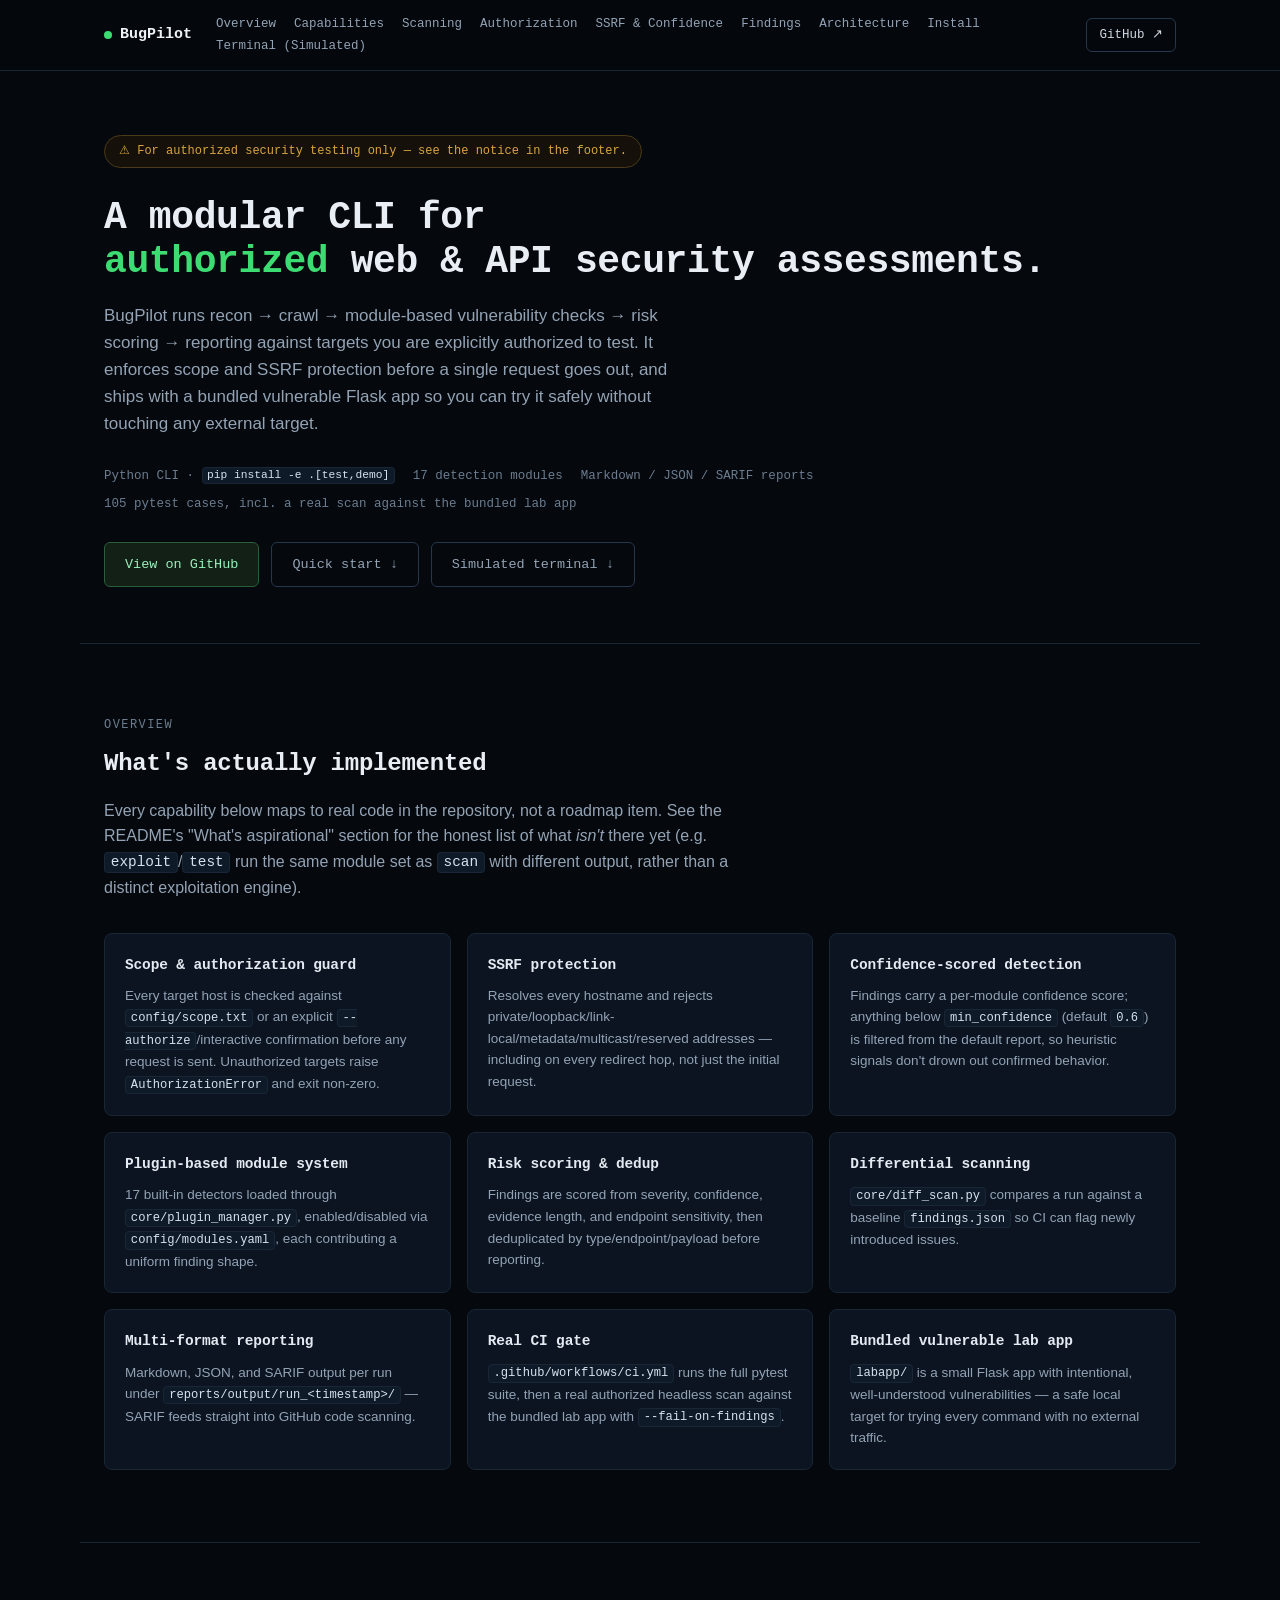
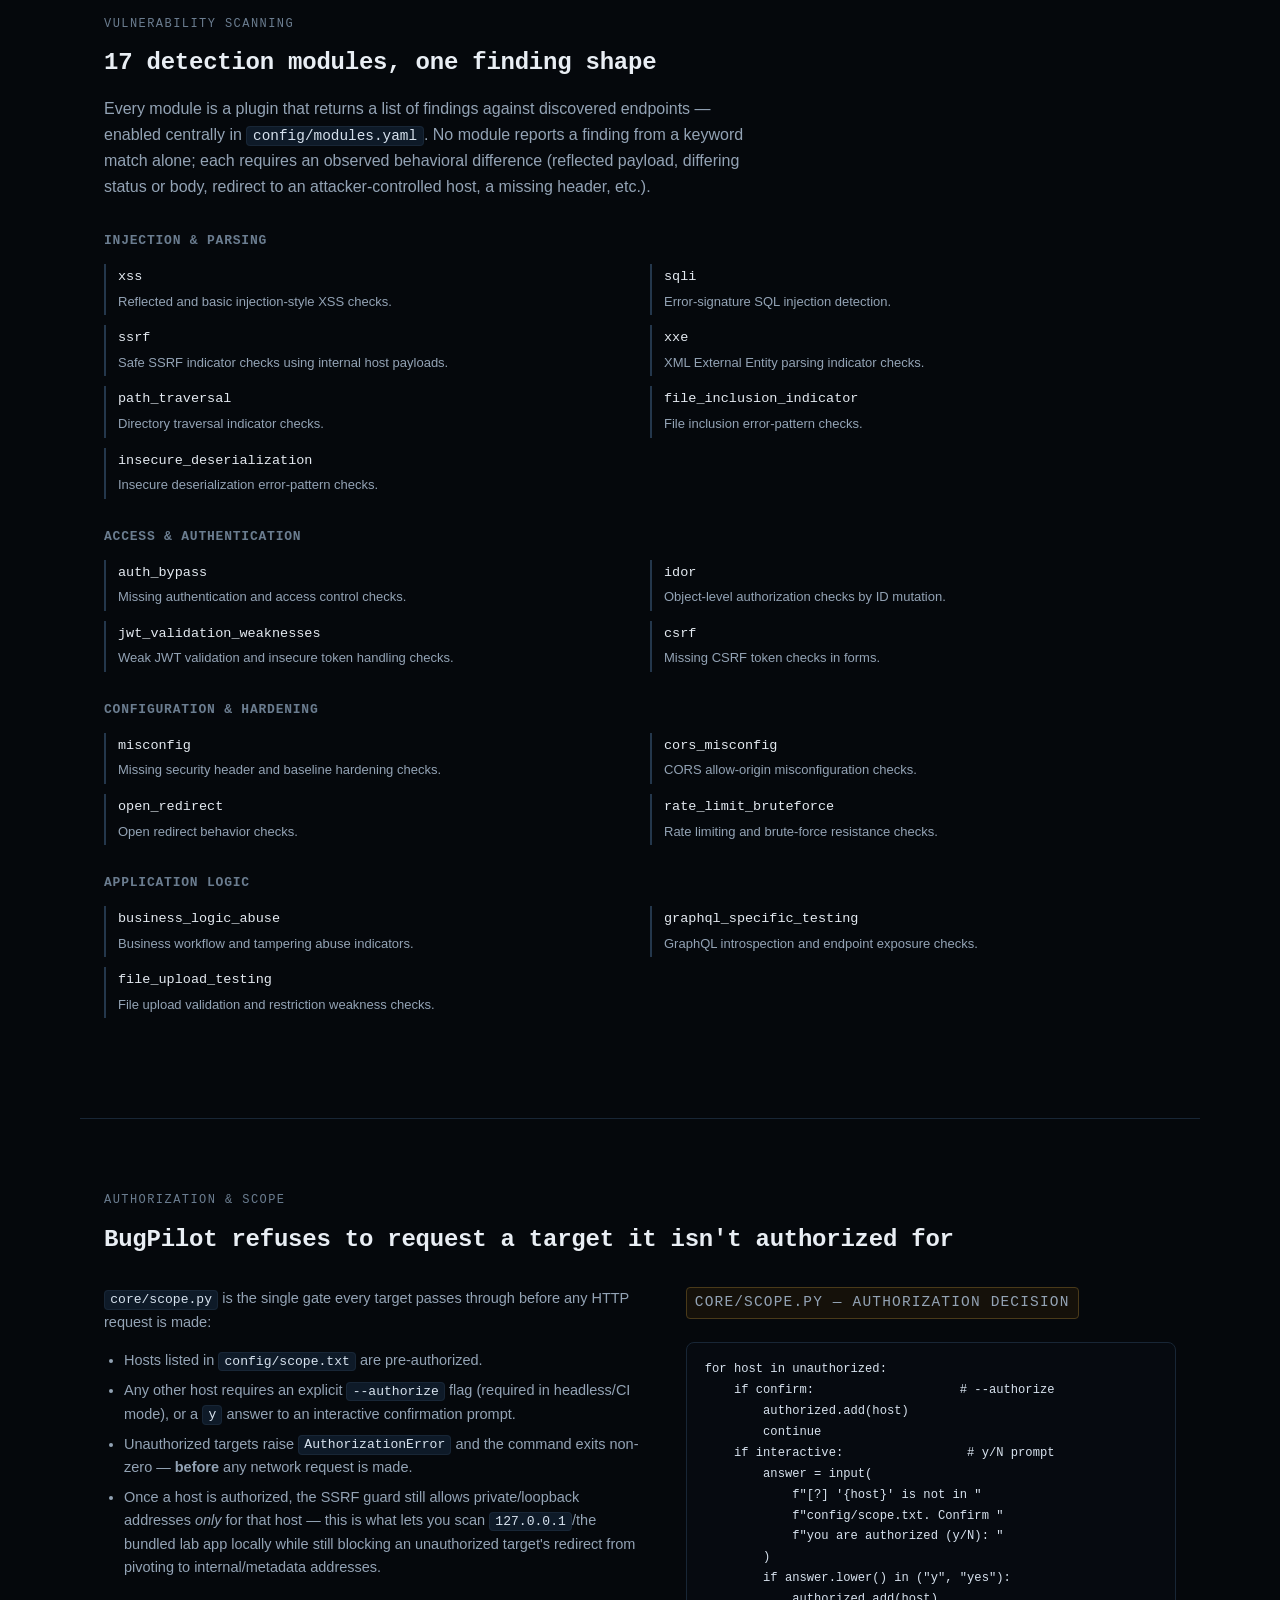
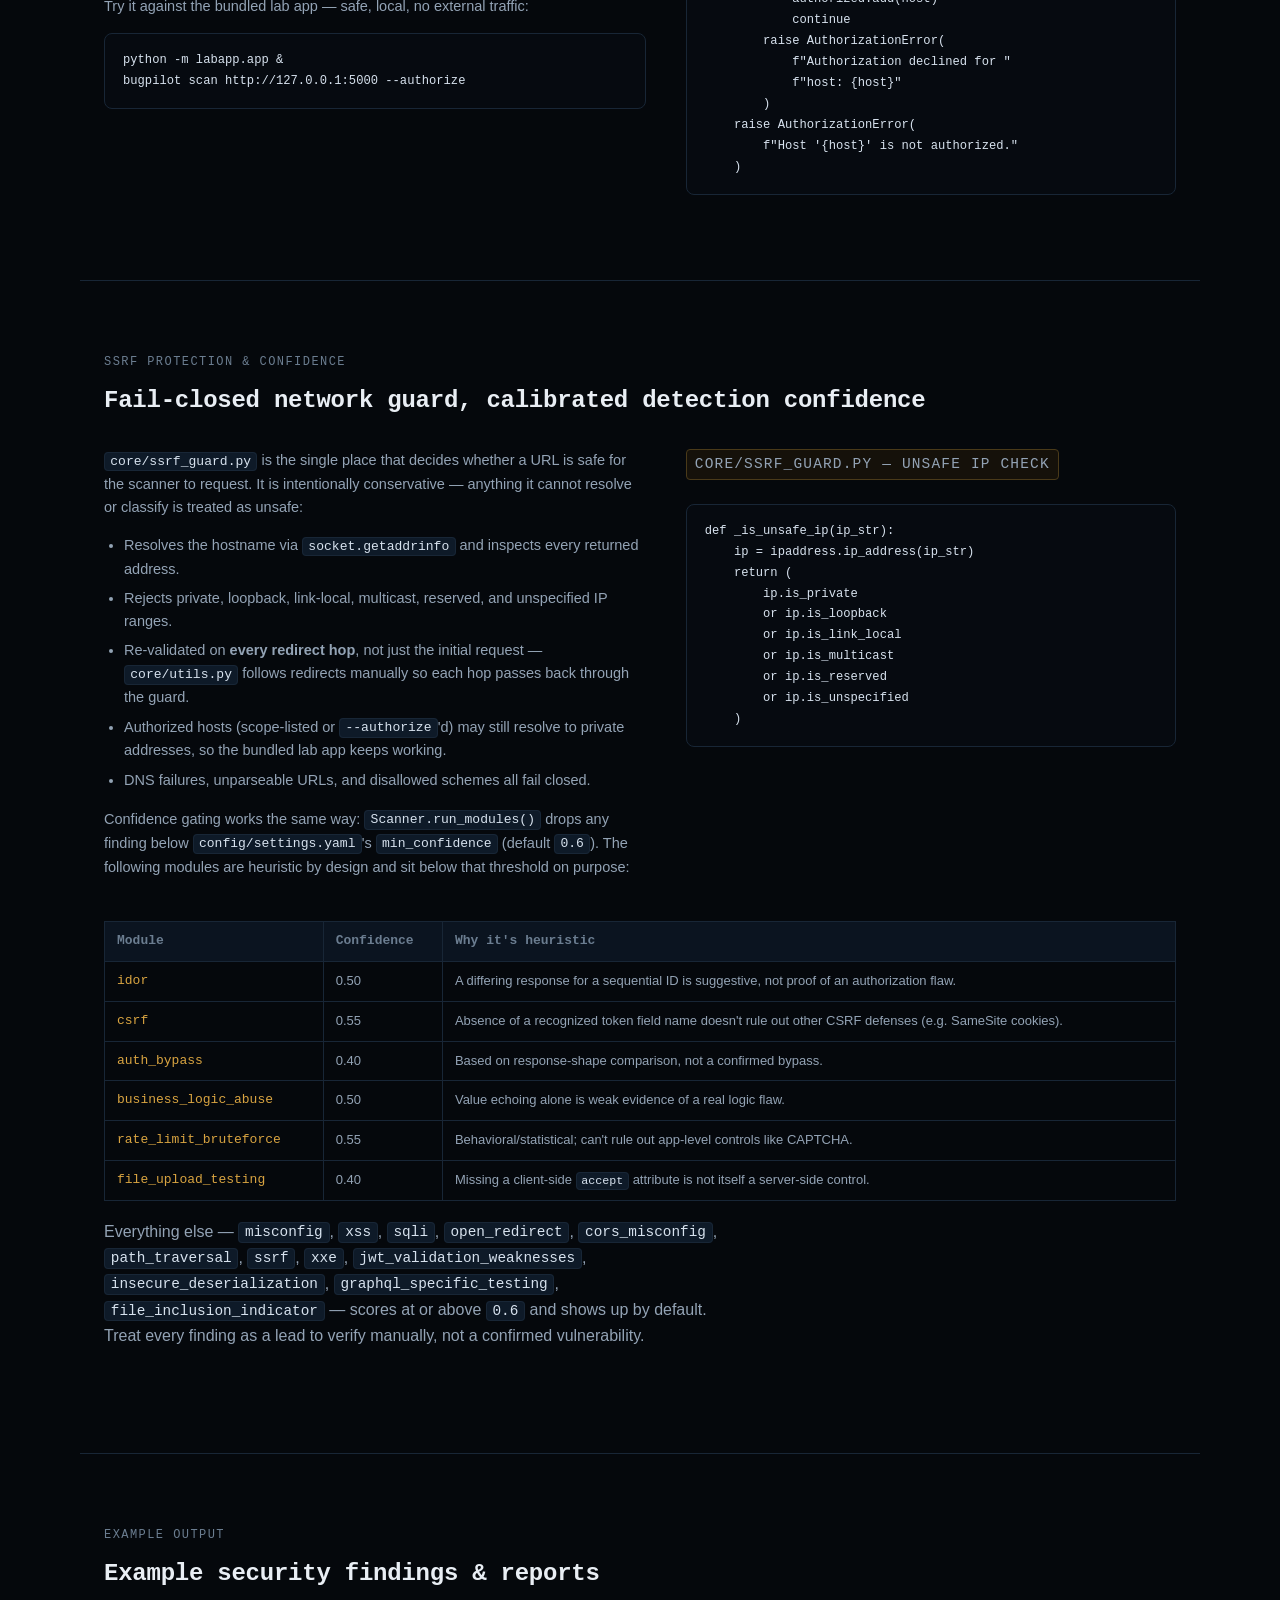
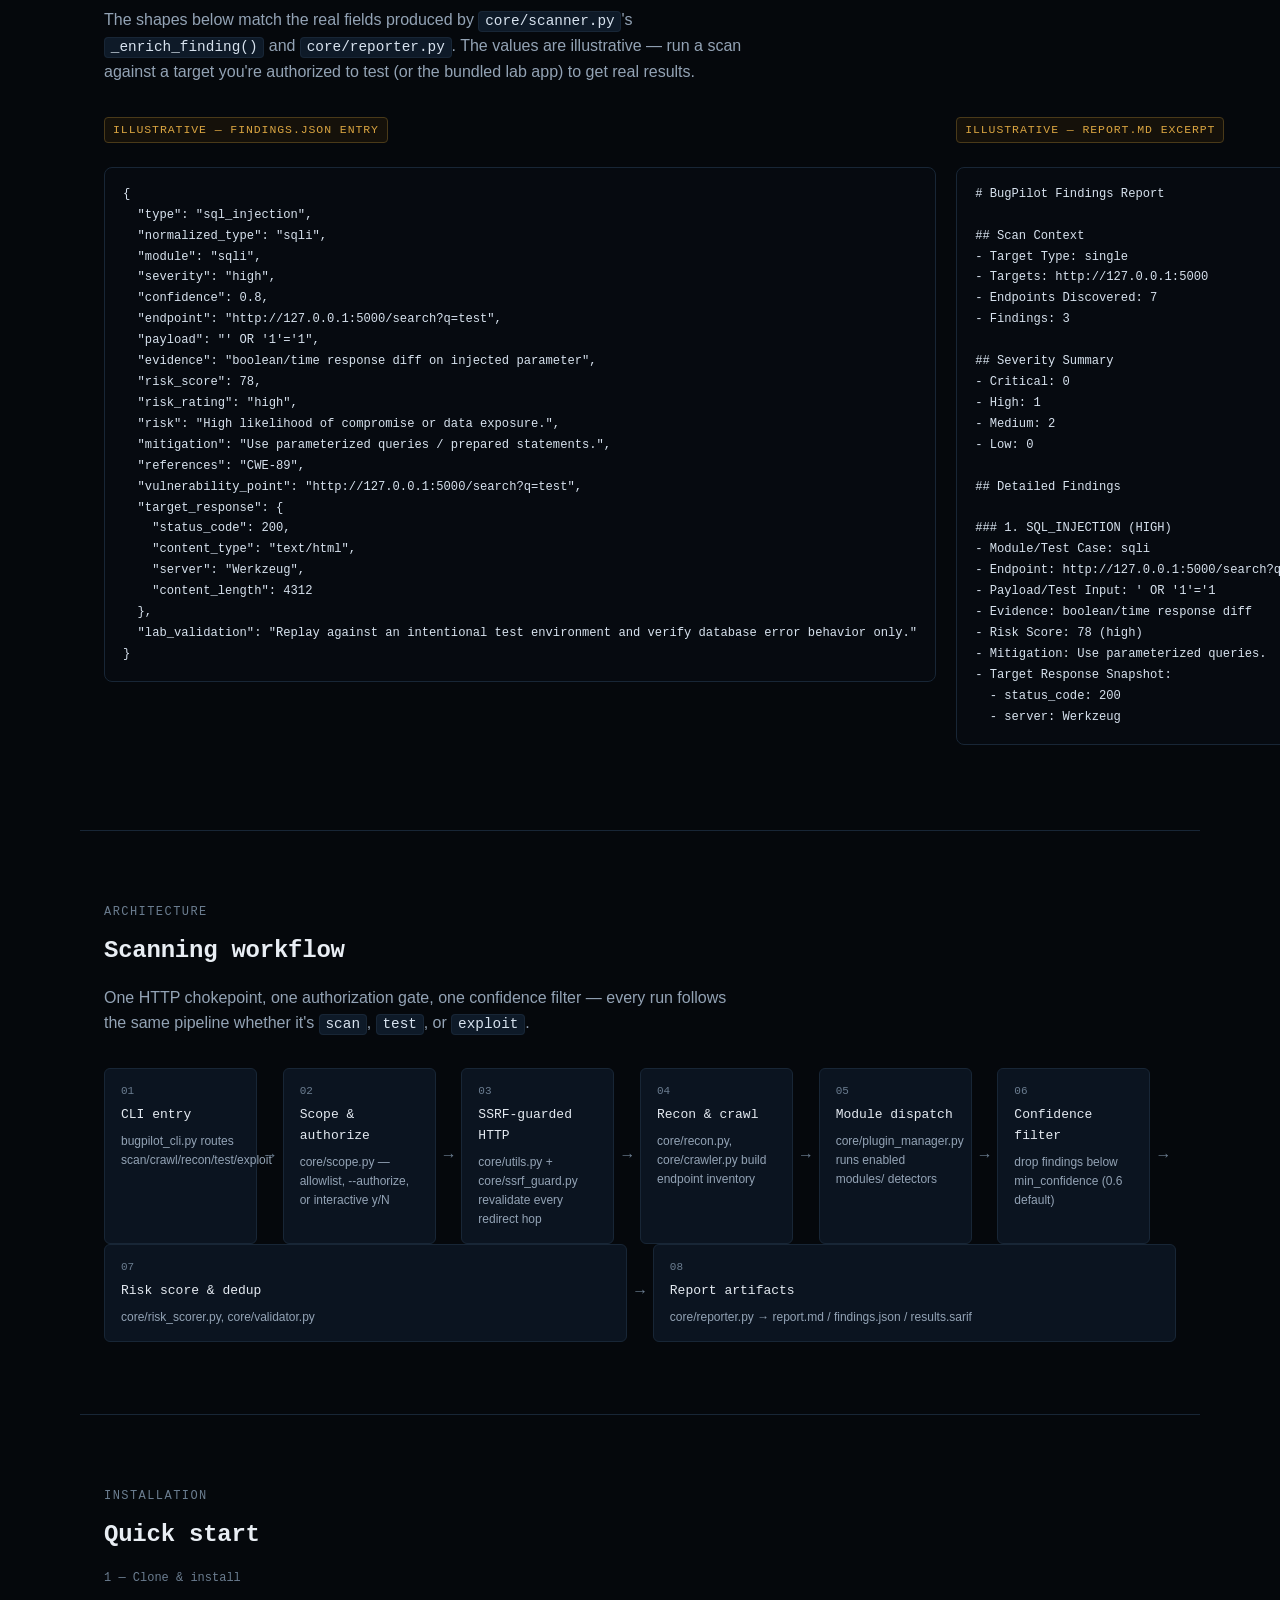
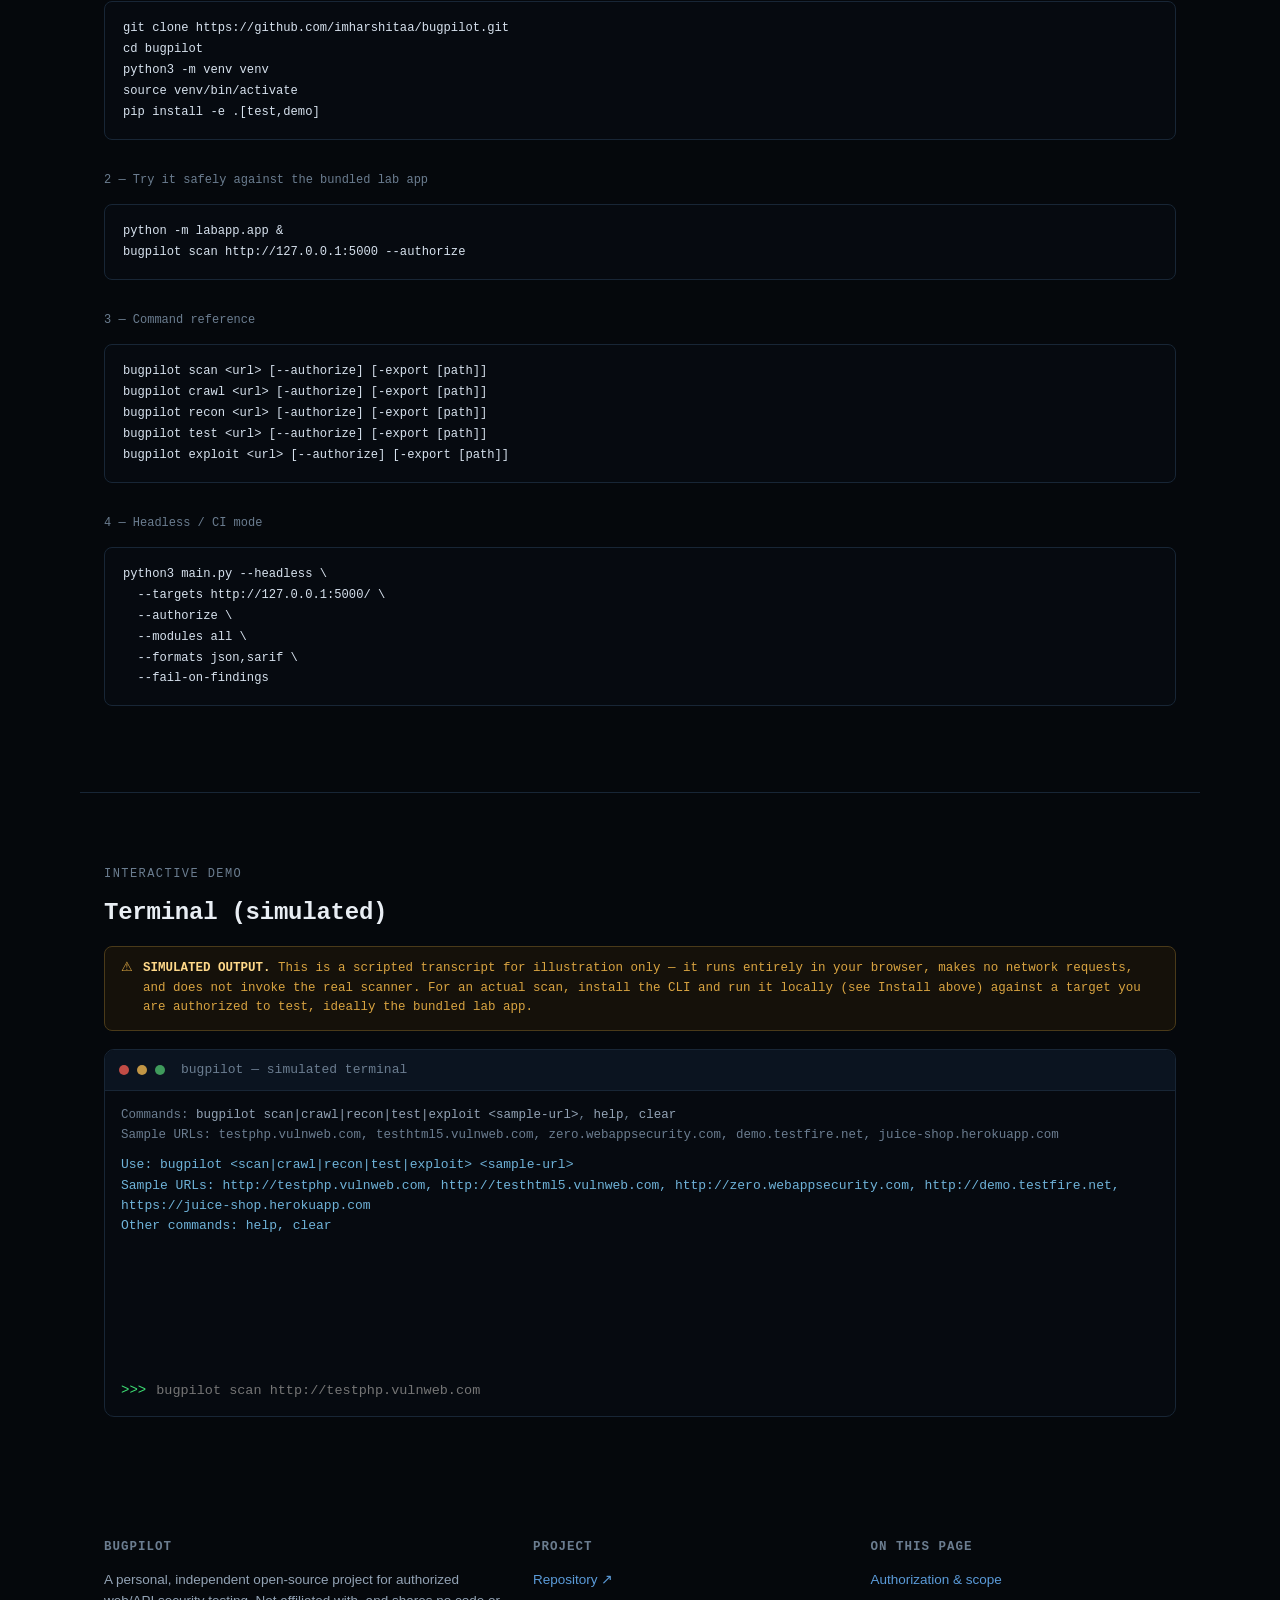
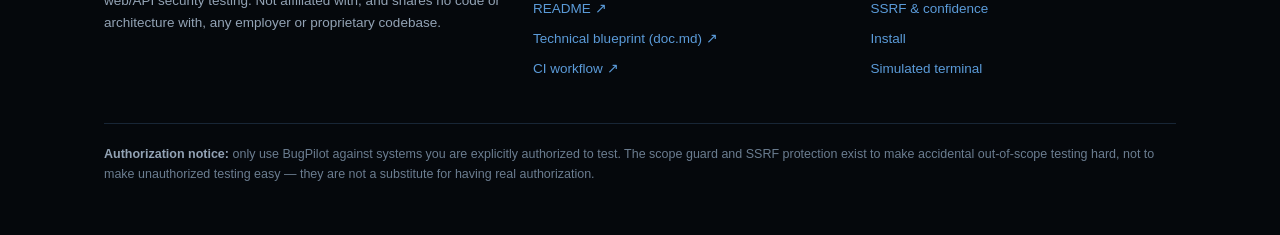
<file: index.html>
<!doctype html>
<html lang="en">
<head>
  <meta charset="utf-8" />
  <meta name="viewport" content="width=device-width, initial-scale=1" />
  <title>BugPilot</title>
  <script>
    (function redirectToDocs() {
      var p = window.location.pathname || "/";
      var host = window.location.hostname || "";
      var isGitHubPages = host.endsWith(".github.io");
      var repoBase = isGitHubPages ? "/bugpilot" : "";
      var target = repoBase + "/product-page/";
      window.location.replace(target);
    })();
  </script>
</head>
<body>
  <p>Redirecting to <a href="/bugpilot/product-page/">the BugPilot product page</a>...</p>
</body>
</html>
</file>
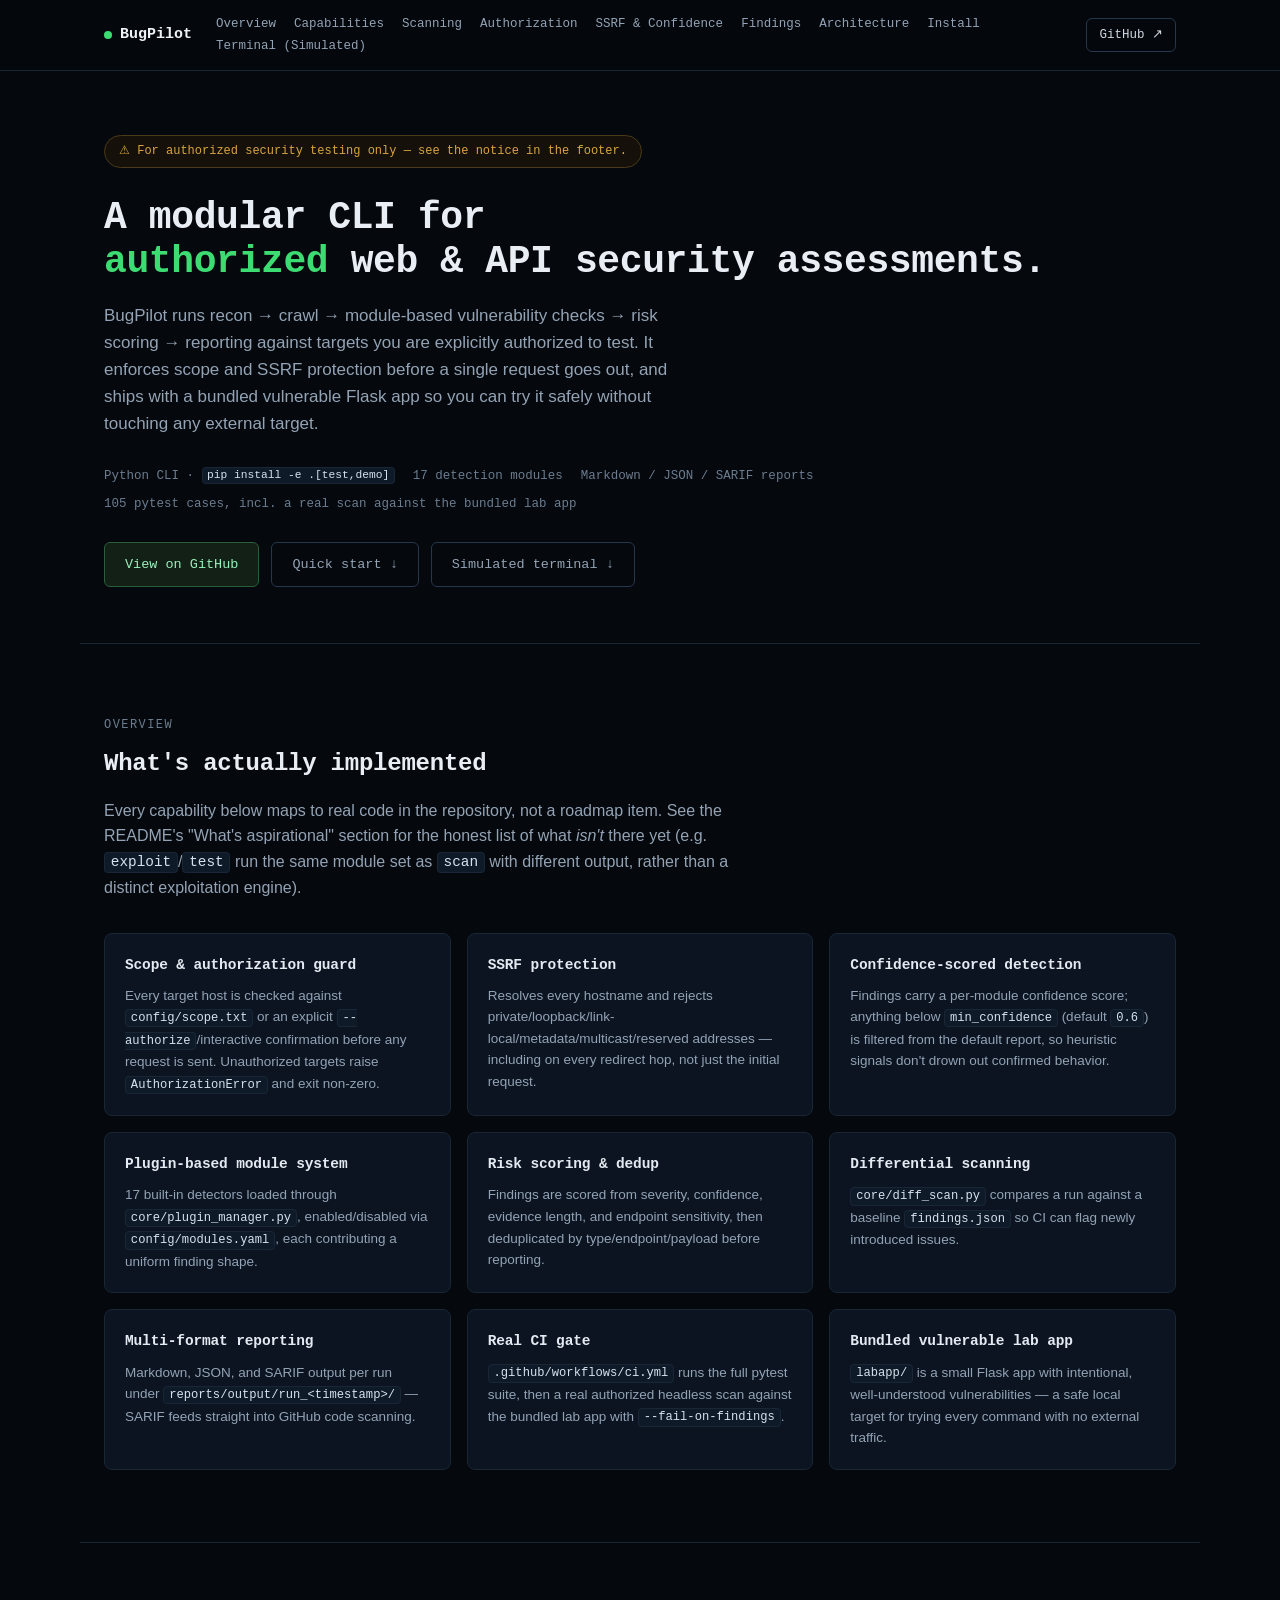
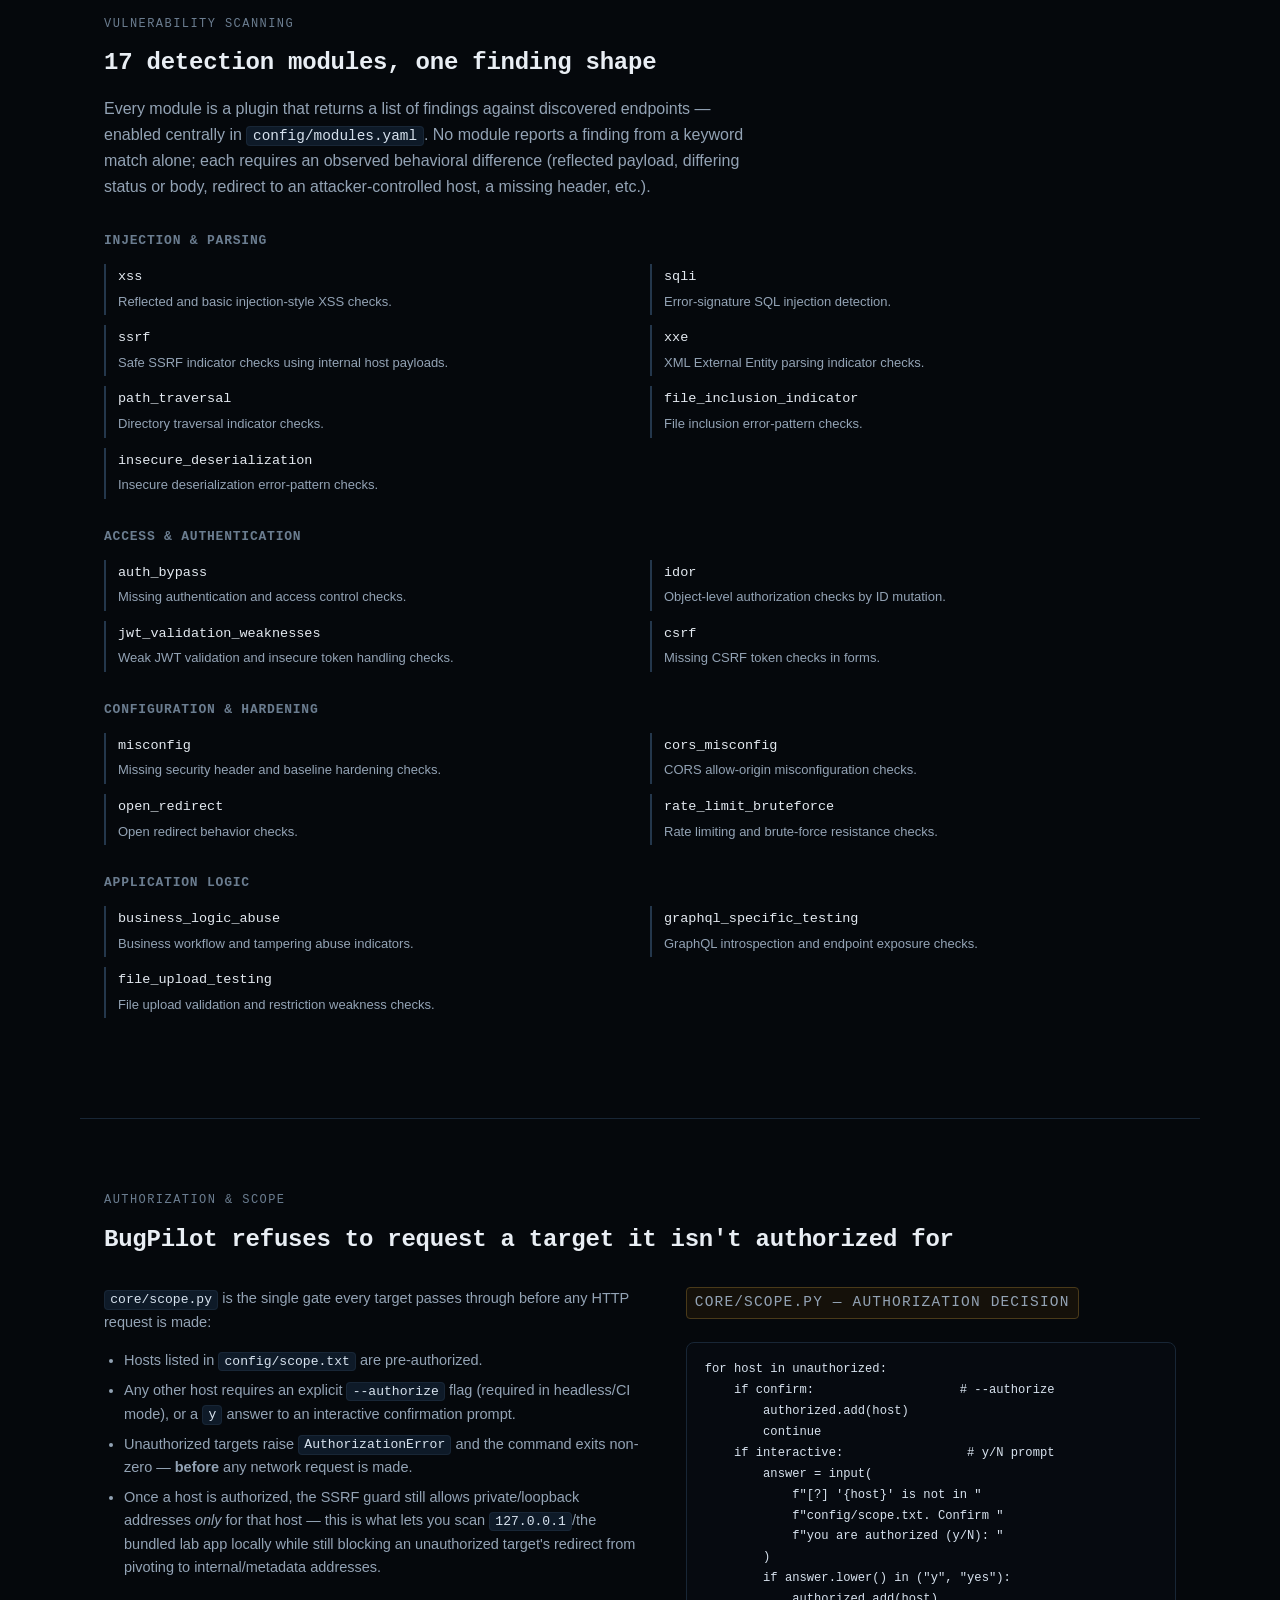
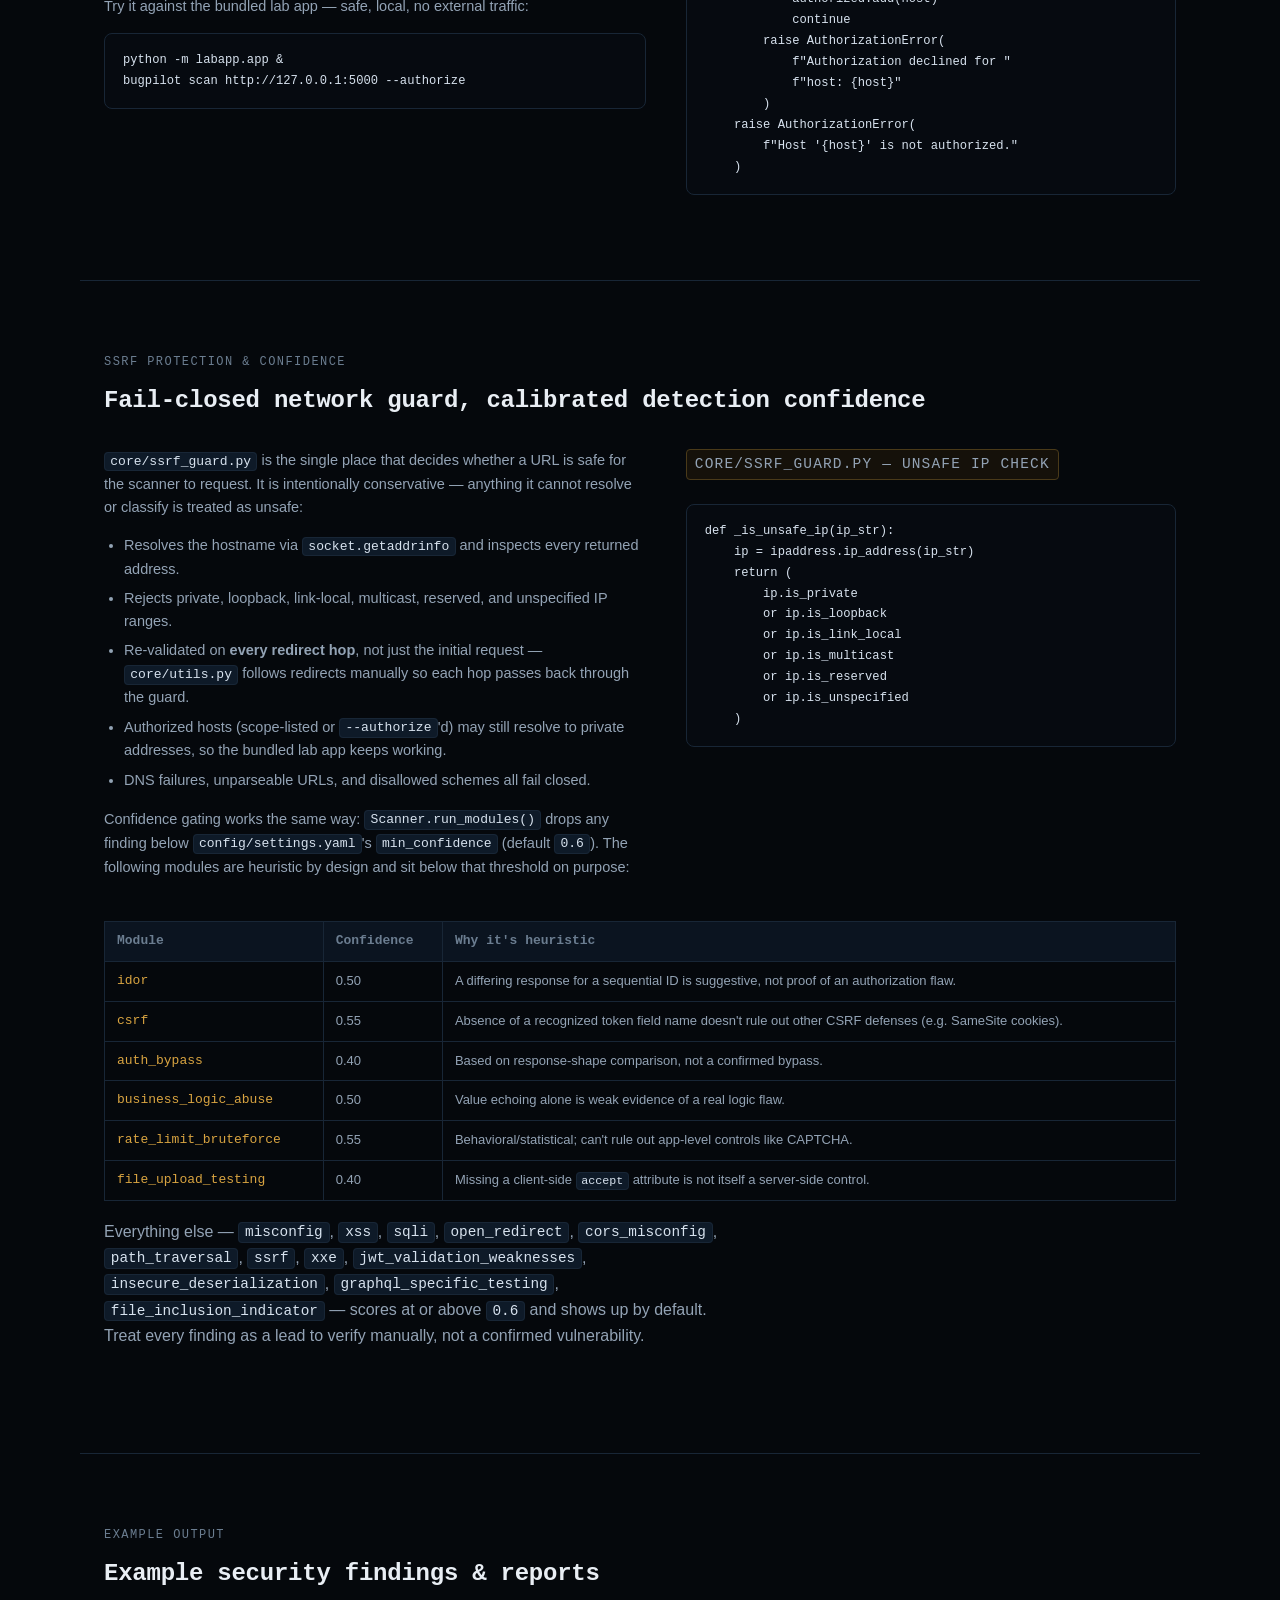
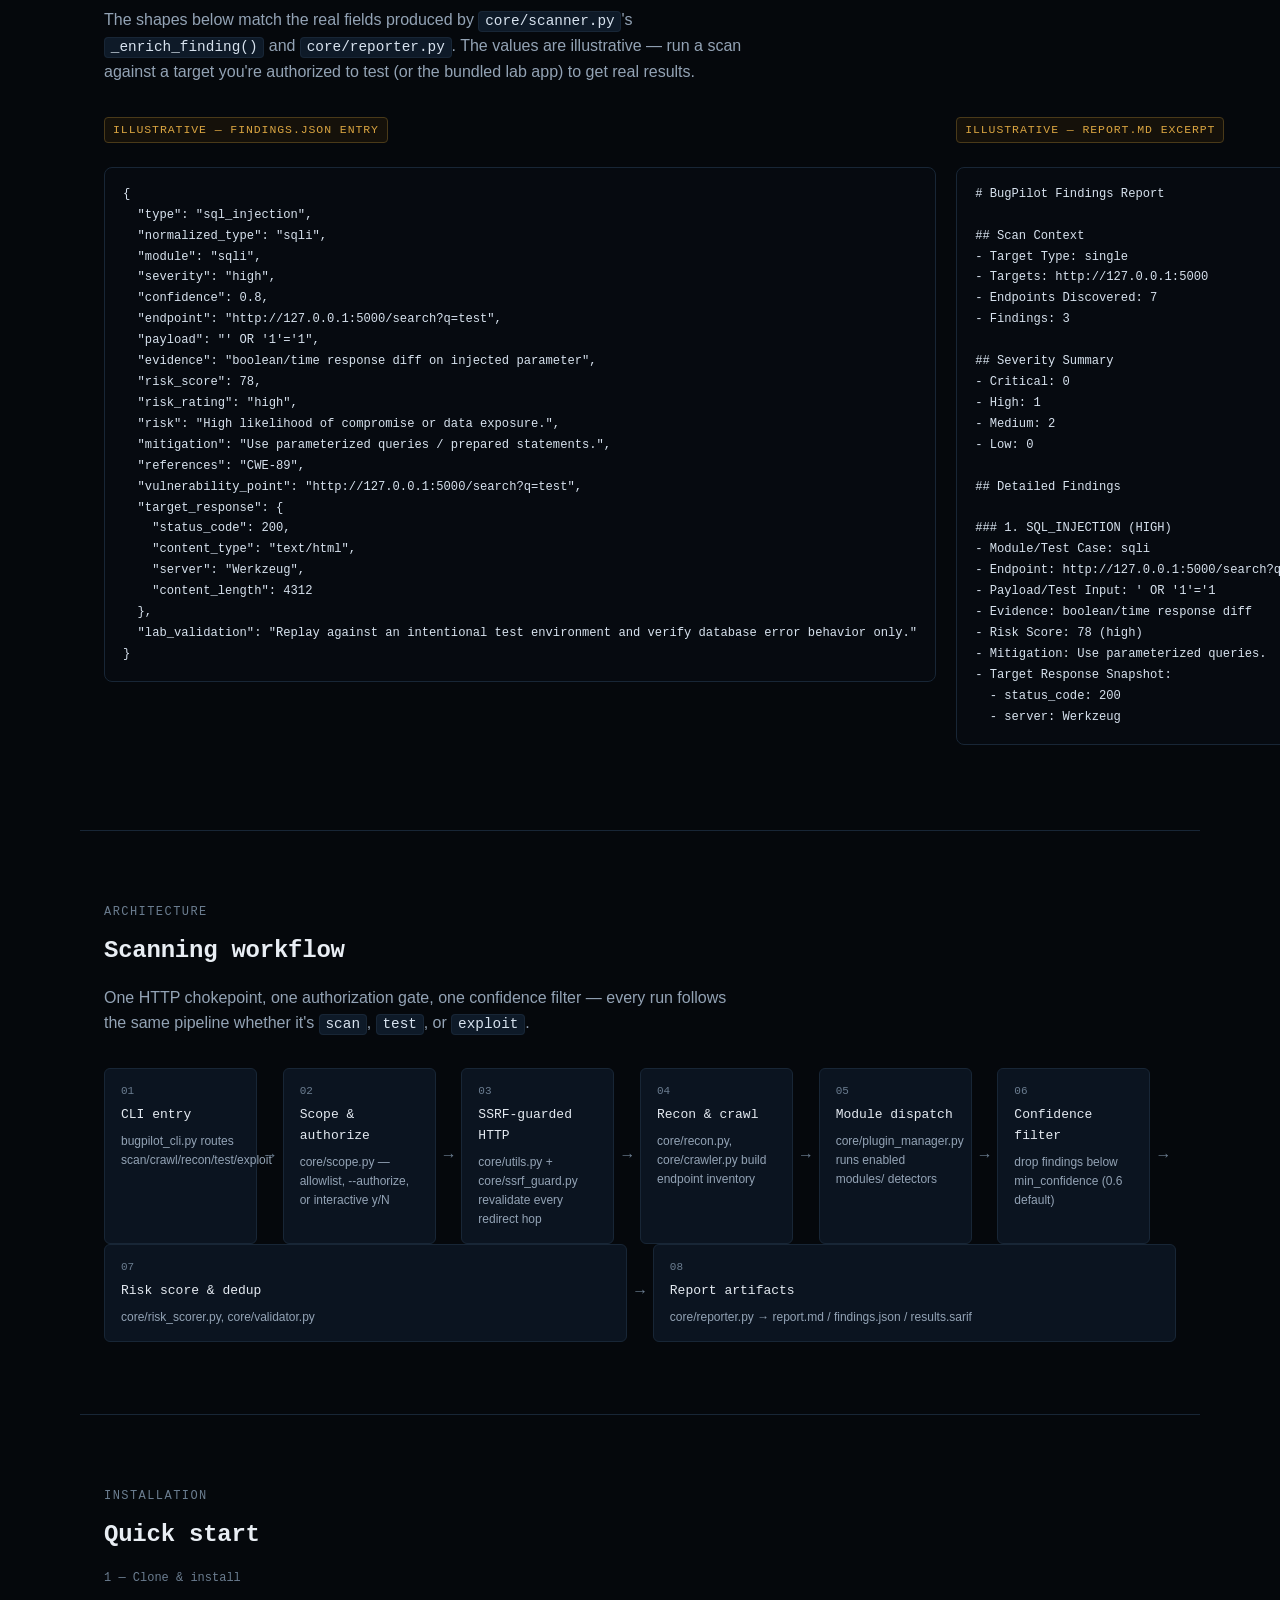
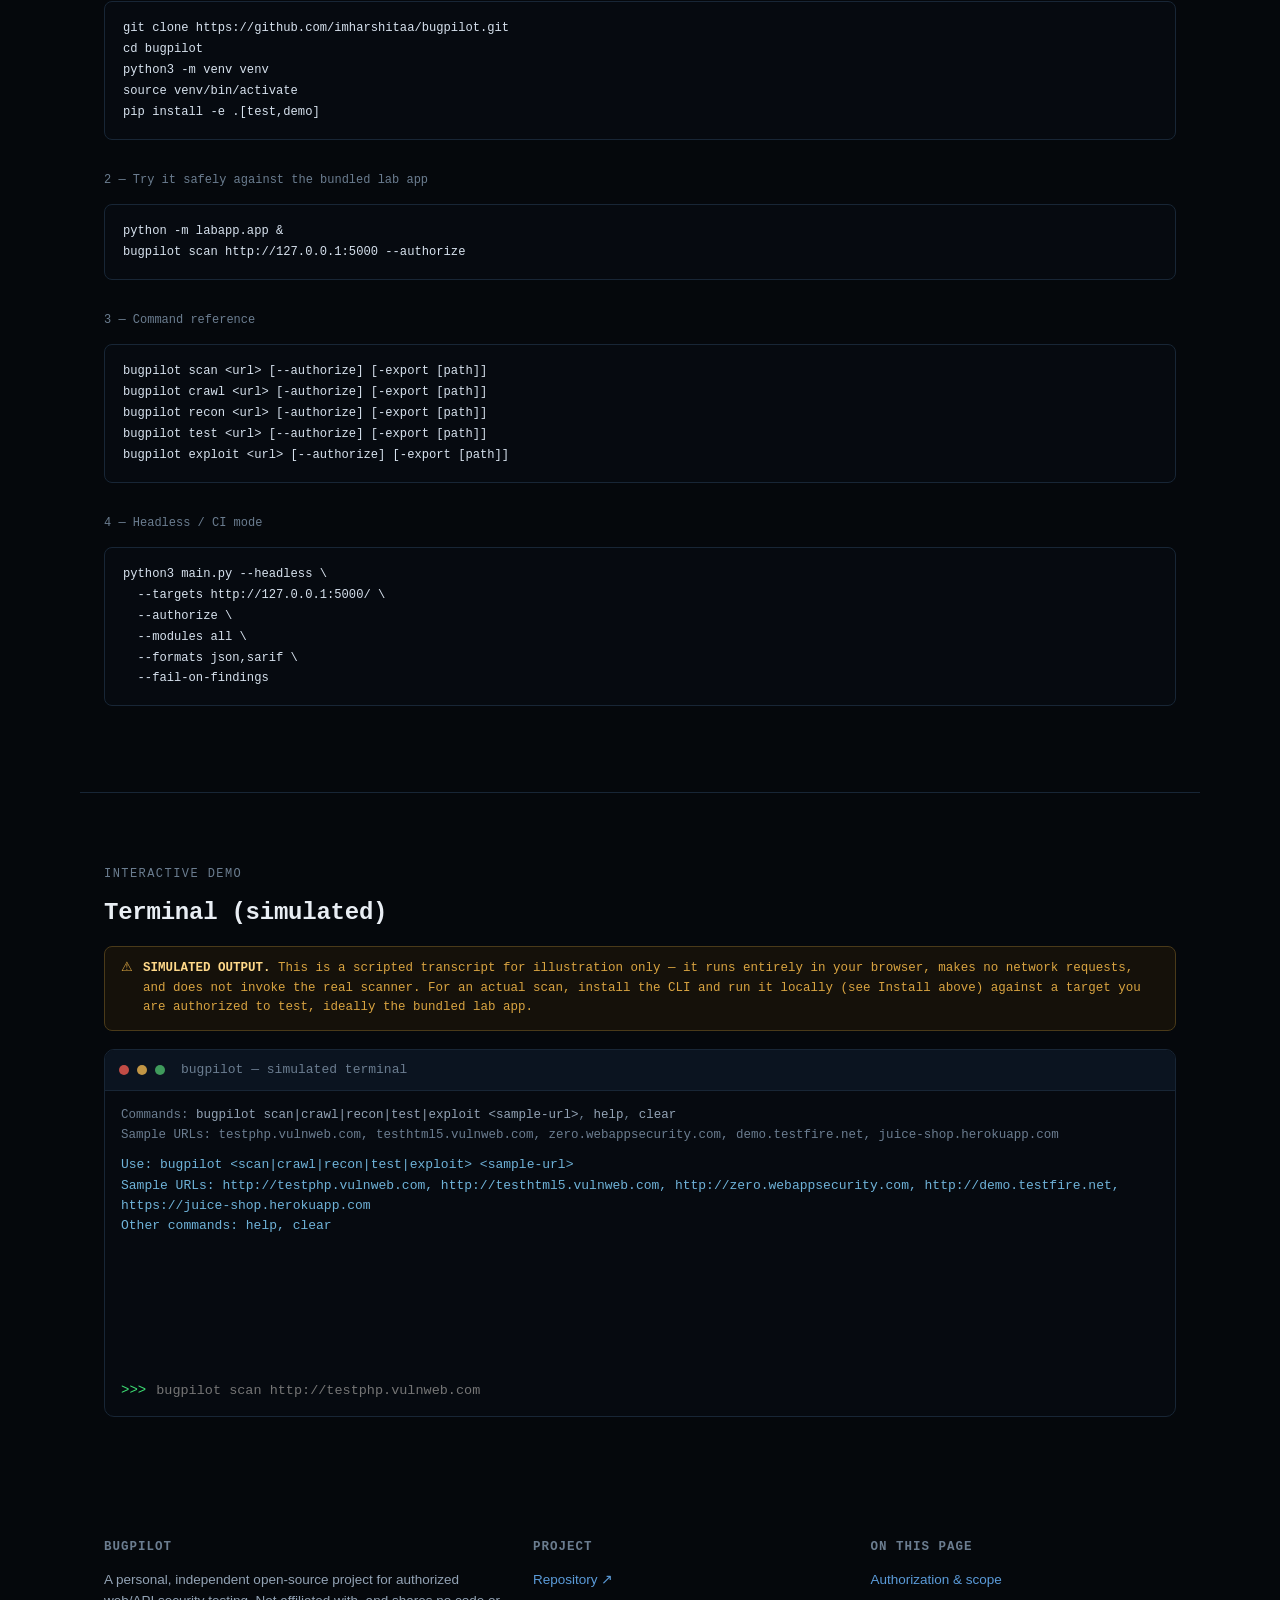
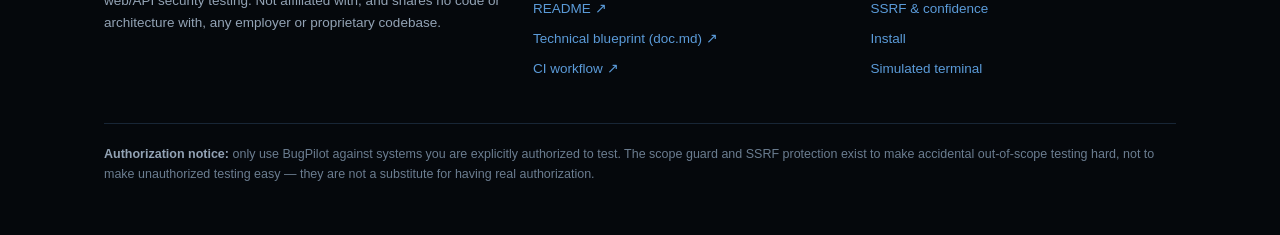
<file: product-page/index.html>
<!doctype html>
<html lang="en">
<head>
<meta charset="utf-8" />
<meta name="viewport" content="width=device-width, initial-scale=1" />
<title>BugPilot — Authorized Web/API Security Assessment CLI</title>
<meta name="description" content="BugPilot is a modular, open-source CLI for authorized web and API security testing: scope/authorization enforcement, SSRF-guarded HTTP, 17 detection modules, risk scoring, and Markdown/JSON/SARIF reporting." />
<link rel="stylesheet" href="./styles.css" />
</head>
<body>

<nav class="nav">
  <div class="nav-inner">
    <div class="brand"><span class="dot"></span>BugPilot</div>
    <div class="nav-links">
      <a href="#overview">Overview</a>
      <a href="#capabilities">Capabilities</a>
      <a href="#scanning">Scanning</a>
      <a href="#authorization">Authorization</a>
      <a href="#ssrf">SSRF &amp; Confidence</a>
      <a href="#findings">Findings</a>
      <a href="#architecture">Architecture</a>
      <a href="#install">Install</a>
      <a href="#terminal">Terminal (Simulated)</a>
    </div>
    <a class="nav-gh" href="https://github.com/imharshitaa/bugpilot" target="_blank" rel="noopener">GitHub ↗</a>
  </div>
</nav>

<header class="hero" id="overview">
  <div class="hero-notice">⚠ For authorized security testing only — see the notice in the footer.</div>
  <h1>A modular CLI for<br /><span>authorized</span> web &amp; API security assessments.</h1>
  <p class="hero-sub">
    BugPilot runs recon → crawl → module-based vulnerability checks → risk scoring → reporting
    against targets you are explicitly authorized to test. It enforces scope and SSRF protection
    before a single request goes out, and ships with a bundled vulnerable Flask app so you can try
    it safely without touching any external target.
  </p>
  <div class="hero-meta">
    <span>Python CLI · <code>pip install -e .[test,demo]</code></span>
    <span>17 detection modules</span>
    <span>Markdown / JSON / SARIF reports</span>
    <span>105 pytest cases, incl. a real scan against the bundled lab app</span>
  </div>
  <div class="hero-actions">
    <a class="btn btn-primary" href="https://github.com/imharshitaa/bugpilot" target="_blank" rel="noopener">View on GitHub</a>
    <a class="btn btn-ghost" href="#install">Quick start ↓</a>
    <a class="btn btn-ghost" href="#terminal">Simulated terminal ↓</a>
  </div>
</header>

<section class="section" id="capabilities">
  <p class="section-kicker">Overview</p>
  <h2>What's actually implemented</h2>
  <p class="section-lede">
    Every capability below maps to real code in the repository, not a roadmap item. See the
    README's "What's aspirational" section for the honest list of what <em>isn't</em> there yet
    (e.g. <code>exploit</code>/<code>test</code> run the same module set as <code>scan</code> with
    different output, rather than a distinct exploitation engine).
  </p>
  <div class="grid">
    <div class="card">
      <h3>Scope &amp; authorization guard</h3>
      <p>Every target host is checked against <code>config/scope.txt</code> or an explicit <code>--authorize</code>/interactive confirmation before any request is sent. Unauthorized targets raise <code>AuthorizationError</code> and exit non-zero.</p>
    </div>
    <div class="card">
      <h3>SSRF protection</h3>
      <p>Resolves every hostname and rejects private/loopback/link-local/metadata/multicast/reserved addresses — including on every redirect hop, not just the initial request.</p>
    </div>
    <div class="card">
      <h3>Confidence-scored detection</h3>
      <p>Findings carry a per-module confidence score; anything below <code>min_confidence</code> (default <code>0.6</code>) is filtered from the default report, so heuristic signals don't drown out confirmed behavior.</p>
    </div>
    <div class="card">
      <h3>Plugin-based module system</h3>
      <p>17 built-in detectors loaded through <code>core/plugin_manager.py</code>, enabled/disabled via <code>config/modules.yaml</code>, each contributing a uniform finding shape.</p>
    </div>
    <div class="card">
      <h3>Risk scoring &amp; dedup</h3>
      <p>Findings are scored from severity, confidence, evidence length, and endpoint sensitivity, then deduplicated by type/endpoint/payload before reporting.</p>
    </div>
    <div class="card">
      <h3>Differential scanning</h3>
      <p><code>core/diff_scan.py</code> compares a run against a baseline <code>findings.json</code> so CI can flag newly introduced issues.</p>
    </div>
    <div class="card">
      <h3>Multi-format reporting</h3>
      <p>Markdown, JSON, and SARIF output per run under <code>reports/output/run_&lt;timestamp&gt;/</code> — SARIF feeds straight into GitHub code scanning.</p>
    </div>
    <div class="card">
      <h3>Real CI gate</h3>
      <p><code>.github/workflows/ci.yml</code> runs the full pytest suite, then a real authorized headless scan against the bundled lab app with <code>--fail-on-findings</code>.</p>
    </div>
    <div class="card">
      <h3>Bundled vulnerable lab app</h3>
      <p><code>labapp/</code> is a small Flask app with intentional, well-understood vulnerabilities — a safe local target for trying every command with no external traffic.</p>
    </div>
  </div>
</section>

<section class="section" id="scanning">
  <p class="section-kicker">Vulnerability scanning</p>
  <h2>17 detection modules, one finding shape</h2>
  <p class="section-lede">
    Every module is a plugin that returns a list of findings against discovered endpoints — enabled
    centrally in <code>config/modules.yaml</code>. No module reports a finding from a keyword match
    alone; each requires an observed behavioral difference (reflected payload, differing status or
    body, redirect to an attacker-controlled host, a missing header, etc.).
  </p>

  <div class="module-group">
    <h3>Injection &amp; parsing</h3>
    <div class="module-list">
      <div class="module-item"><span class="name">xss</span><span class="desc">Reflected and basic injection-style XSS checks.</span></div>
      <div class="module-item"><span class="name">sqli</span><span class="desc">Error-signature SQL injection detection.</span></div>
      <div class="module-item"><span class="name">ssrf</span><span class="desc">Safe SSRF indicator checks using internal host payloads.</span></div>
      <div class="module-item"><span class="name">xxe</span><span class="desc">XML External Entity parsing indicator checks.</span></div>
      <div class="module-item"><span class="name">path_traversal</span><span class="desc">Directory traversal indicator checks.</span></div>
      <div class="module-item"><span class="name">file_inclusion_indicator</span><span class="desc">File inclusion error-pattern checks.</span></div>
      <div class="module-item"><span class="name">insecure_deserialization</span><span class="desc">Insecure deserialization error-pattern checks.</span></div>
    </div>
  </div>

  <div class="module-group">
    <h3>Access &amp; authentication</h3>
    <div class="module-list">
      <div class="module-item"><span class="name">auth_bypass</span><span class="desc">Missing authentication and access control checks.</span></div>
      <div class="module-item"><span class="name">idor</span><span class="desc">Object-level authorization checks by ID mutation.</span></div>
      <div class="module-item"><span class="name">jwt_validation_weaknesses</span><span class="desc">Weak JWT validation and insecure token handling checks.</span></div>
      <div class="module-item"><span class="name">csrf</span><span class="desc">Missing CSRF token checks in forms.</span></div>
    </div>
  </div>

  <div class="module-group">
    <h3>Configuration &amp; hardening</h3>
    <div class="module-list">
      <div class="module-item"><span class="name">misconfig</span><span class="desc">Missing security header and baseline hardening checks.</span></div>
      <div class="module-item"><span class="name">cors_misconfig</span><span class="desc">CORS allow-origin misconfiguration checks.</span></div>
      <div class="module-item"><span class="name">open_redirect</span><span class="desc">Open redirect behavior checks.</span></div>
      <div class="module-item"><span class="name">rate_limit_bruteforce</span><span class="desc">Rate limiting and brute-force resistance checks.</span></div>
    </div>
  </div>

  <div class="module-group">
    <h3>Application logic</h3>
    <div class="module-list">
      <div class="module-item"><span class="name">business_logic_abuse</span><span class="desc">Business workflow and tampering abuse indicators.</span></div>
      <div class="module-item"><span class="name">graphql_specific_testing</span><span class="desc">GraphQL introspection and endpoint exposure checks.</span></div>
      <div class="module-item"><span class="name">file_upload_testing</span><span class="desc">File upload validation and restriction weakness checks.</span></div>
    </div>
  </div>
</section>

<section class="section" id="authorization">
  <p class="section-kicker">Authorization &amp; scope</p>
  <h2>BugPilot refuses to request a target it isn't authorized for</h2>
  <div class="twocol">
    <div>
      <p>
        <code>core/scope.py</code> is the single gate every target passes through before any HTTP
        request is made:
      </p>
      <ul>
        <li>Hosts listed in <code>config/scope.txt</code> are pre-authorized.</li>
        <li>Any other host requires an explicit <code>--authorize</code> flag (required in headless/CI mode), or a <code>y</code> answer to an interactive confirmation prompt.</li>
        <li>Unauthorized targets raise <code>AuthorizationError</code> and the command exits non-zero — <strong>before</strong> any network request is made.</li>
        <li>Once a host is authorized, the SSRF guard still allows private/loopback addresses <em>only</em> for that host — this is what lets you scan <code>127.0.0.1</code>/the bundled lab app locally while still blocking an unauthorized target's redirect from pivoting to internal/metadata addresses.</li>
      </ul>
      <p>Try it against the bundled lab app — safe, local, no external traffic:</p>
      <pre><code>python -m labapp.app &amp;
bugpilot scan http://127.0.0.1:5000 --authorize</code></pre>
    </div>
    <div>
      <p class="example-label">core/scope.py — authorization decision</p>
      <pre><code>for host in unauthorized:
    if confirm:                    # --authorize
        authorized.add(host)
        continue
    if interactive:                 # y/N prompt
        answer = input(
            f"[?] '{host}' is not in "
            f"config/scope.txt. Confirm "
            f"you are authorized (y/N): "
        )
        if answer.lower() in ("y", "yes"):
            authorized.add(host)
            continue
        raise AuthorizationError(
            f"Authorization declined for "
            f"host: {host}"
        )
    raise AuthorizationError(
        f"Host '{host}' is not authorized."
    )</code></pre>
    </div>
  </div>
</section>

<section class="section" id="ssrf">
  <p class="section-kicker">SSRF protection &amp; confidence</p>
  <h2>Fail-closed network guard, calibrated detection confidence</h2>
  <div class="twocol">
    <div>
      <p><code>core/ssrf_guard.py</code> is the single place that decides whether a URL is safe for
        the scanner to request. It is intentionally conservative — anything it cannot resolve or
        classify is treated as unsafe:</p>
      <ul>
        <li>Resolves the hostname via <code>socket.getaddrinfo</code> and inspects every returned address.</li>
        <li>Rejects private, loopback, link-local, multicast, reserved, and unspecified IP ranges.</li>
        <li>Re-validated on <strong>every redirect hop</strong>, not just the initial request — <code>core/utils.py</code> follows redirects manually so each hop passes back through the guard.</li>
        <li>Authorized hosts (scope-listed or <code>--authorize</code>'d) may still resolve to private addresses, so the bundled lab app keeps working.</li>
        <li>DNS failures, unparseable URLs, and disallowed schemes all fail closed.</li>
      </ul>
      <p>
        Confidence gating works the same way: <code>Scanner.run_modules()</code> drops any finding
        below <code>config/settings.yaml</code>'s <code>min_confidence</code> (default
        <code>0.6</code>). The following modules are heuristic by design and sit below that
        threshold on purpose:
      </p>
    </div>
    <div>
      <p class="example-label">core/ssrf_guard.py — unsafe IP check</p>
      <pre><code>def _is_unsafe_ip(ip_str):
    ip = ipaddress.ip_address(ip_str)
    return (
        ip.is_private
        or ip.is_loopback
        or ip.is_link_local
        or ip.is_multicast
        or ip.is_reserved
        or ip.is_unspecified
    )</code></pre>
    </div>
  </div>
  <table class="confidence">
    <thead>
      <tr><th>Module</th><th>Confidence</th><th>Why it's heuristic</th></tr>
    </thead>
    <tbody>
      <tr><td class="mono-cell">idor</td><td>0.50</td><td>A differing response for a sequential ID is suggestive, not proof of an authorization flaw.</td></tr>
      <tr><td class="mono-cell">csrf</td><td>0.55</td><td>Absence of a recognized token field name doesn't rule out other CSRF defenses (e.g. SameSite cookies).</td></tr>
      <tr><td class="mono-cell">auth_bypass</td><td>0.40</td><td>Based on response-shape comparison, not a confirmed bypass.</td></tr>
      <tr><td class="mono-cell">business_logic_abuse</td><td>0.50</td><td>Value echoing alone is weak evidence of a real logic flaw.</td></tr>
      <tr><td class="mono-cell">rate_limit_bruteforce</td><td>0.55</td><td>Behavioral/statistical; can't rule out app-level controls like CAPTCHA.</td></tr>
      <tr><td class="mono-cell">file_upload_testing</td><td>0.40</td><td>Missing a client-side <code>accept</code> attribute is not itself a server-side control.</td></tr>
    </tbody>
  </table>
  <p class="section-lede" style="margin-top:18px;">
    Everything else — <code>misconfig</code>, <code>xss</code>, <code>sqli</code>,
    <code>open_redirect</code>, <code>cors_misconfig</code>, <code>path_traversal</code>,
    <code>ssrf</code>, <code>xxe</code>, <code>jwt_validation_weaknesses</code>,
    <code>insecure_deserialization</code>, <code>graphql_specific_testing</code>,
    <code>file_inclusion_indicator</code> — scores at or above <code>0.6</code> and shows up by
    default. Treat every finding as a lead to verify manually, not a confirmed vulnerability.
  </p>
</section>

<section class="section" id="findings">
  <p class="section-kicker">Example output</p>
  <h2>Example security findings &amp; reports</h2>
  <p class="section-lede">
    The shapes below match the real fields produced by <code>core/scanner.py</code>'s
    <code>_enrich_finding()</code> and <code>core/reporter.py</code>. The values are illustrative —
    run a scan against a target you're authorized to test (or the bundled lab app) to get real
    results.
  </p>
  <div class="example-pair">
    <figure>
      <figcaption><span class="example-label">Illustrative — findings.json entry</span></figcaption>
      <pre><code>{
  "type": "sql_injection",
  "normalized_type": "sqli",
  "module": "sqli",
  "severity": "high",
  "confidence": 0.8,
  "endpoint": "http://127.0.0.1:5000/search?q=test",
  "payload": "' OR '1'='1",
  "evidence": "boolean/time response diff on injected parameter",
  "risk_score": 78,
  "risk_rating": "high",
  "risk": "High likelihood of compromise or data exposure.",
  "mitigation": "Use parameterized queries / prepared statements.",
  "references": "CWE-89",
  "vulnerability_point": "http://127.0.0.1:5000/search?q=test",
  "target_response": {
    "status_code": 200,
    "content_type": "text/html",
    "server": "Werkzeug",
    "content_length": 4312
  },
  "lab_validation": "Replay against an intentional test environment and verify database error behavior only."
}</code></pre>
    </figure>
    <figure>
      <figcaption><span class="example-label">Illustrative — report.md excerpt</span></figcaption>
      <pre><code># BugPilot Findings Report

## Scan Context
- Target Type: single
- Targets: http://127.0.0.1:5000
- Endpoints Discovered: 7
- Findings: 3

## Severity Summary
- Critical: 0
- High: 1
- Medium: 2
- Low: 0

## Detailed Findings

### 1. SQL_INJECTION (HIGH)
- Module/Test Case: sqli
- Endpoint: http://127.0.0.1:5000/search?q=test
- Payload/Test Input: ' OR '1'='1
- Evidence: boolean/time response diff
- Risk Score: 78 (high)
- Mitigation: Use parameterized queries.
- Target Response Snapshot:
  - status_code: 200
  - server: Werkzeug</code></pre>
    </figure>
  </div>
</section>

<section class="section" id="architecture">
  <p class="section-kicker">Architecture</p>
  <h2>Scanning workflow</h2>
  <p class="section-lede">
    One HTTP chokepoint, one authorization gate, one confidence filter — every run follows the same
    pipeline whether it's <code>scan</code>, <code>test</code>, or <code>exploit</code>.
  </p>
  <div class="pipeline">
    <div class="pipe-step"><div class="n">01</div><div class="t">CLI entry</div><div class="d">bugpilot_cli.py routes scan/crawl/recon/test/exploit</div></div>
    <div class="pipe-arrow">→</div>
    <div class="pipe-step"><div class="n">02</div><div class="t">Scope &amp; authorize</div><div class="d">core/scope.py — allowlist, --authorize, or interactive y/N</div></div>
    <div class="pipe-arrow">→</div>
    <div class="pipe-step"><div class="n">03</div><div class="t">SSRF-guarded HTTP</div><div class="d">core/utils.py + core/ssrf_guard.py revalidate every redirect hop</div></div>
    <div class="pipe-arrow">→</div>
    <div class="pipe-step"><div class="n">04</div><div class="t">Recon &amp; crawl</div><div class="d">core/recon.py, core/crawler.py build endpoint inventory</div></div>
    <div class="pipe-arrow">→</div>
    <div class="pipe-step"><div class="n">05</div><div class="t">Module dispatch</div><div class="d">core/plugin_manager.py runs enabled modules/ detectors</div></div>
    <div class="pipe-arrow">→</div>
    <div class="pipe-step"><div class="n">06</div><div class="t">Confidence filter</div><div class="d">drop findings below min_confidence (0.6 default)</div></div>
    <div class="pipe-arrow">→</div>
    <div class="pipe-step"><div class="n">07</div><div class="t">Risk score &amp; dedup</div><div class="d">core/risk_scorer.py, core/validator.py</div></div>
    <div class="pipe-arrow">→</div>
    <div class="pipe-step"><div class="n">08</div><div class="t">Report artifacts</div><div class="d">core/reporter.py → report.md / findings.json / results.sarif</div></div>
  </div>
</section>

<section class="section" id="install">
  <p class="section-kicker">Installation</p>
  <h2>Quick start</h2>
  <div class="install-steps">
    <div class="install-step">
      <div class="k">1 — Clone &amp; install</div>
      <pre><code>git clone https://github.com/imharshitaa/bugpilot.git
cd bugpilot
python3 -m venv venv
source venv/bin/activate
pip install -e .[test,demo]</code></pre>
    </div>
    <div class="install-step">
      <div class="k">2 — Try it safely against the bundled lab app</div>
      <pre><code>python -m labapp.app &amp;
bugpilot scan http://127.0.0.1:5000 --authorize</code></pre>
    </div>
    <div class="install-step">
      <div class="k">3 — Command reference</div>
      <pre><code>bugpilot scan &lt;url&gt; [--authorize] [-export [path]]
bugpilot crawl &lt;url&gt; [-authorize] [-export [path]]
bugpilot recon &lt;url&gt; [-authorize] [-export [path]]
bugpilot test &lt;url&gt; [--authorize] [-export [path]]
bugpilot exploit &lt;url&gt; [--authorize] [-export [path]]</code></pre>
    </div>
    <div class="install-step">
      <div class="k">4 — Headless / CI mode</div>
      <pre><code>python3 main.py --headless \
  --targets http://127.0.0.1:5000/ \
  --authorize \
  --modules all \
  --formats json,sarif \
  --fail-on-findings</code></pre>
    </div>
  </div>
</section>

<section class="section" id="terminal">
  <p class="section-kicker">Interactive demo</p>
  <h2>Terminal (simulated)</h2>
  <div class="terminal-banner">
    <span>⚠</span>
    <span><strong>SIMULATED OUTPUT.</strong> This is a scripted transcript for illustration only — it runs entirely in your browser, makes no network requests, and does not invoke the real scanner. For an actual scan, install the CLI and run it locally (see Install above) against a target you are authorized to test, ideally the bundled lab app.</span>
  </div>
  <div class="term">
    <div class="term-bar">
      <span class="term-dot r"></span><span class="term-dot y"></span><span class="term-dot g"></span>
      <span class="term-title">bugpilot — simulated terminal</span>
    </div>
    <div class="term-body">
      <div class="term-meta">
        <div>Commands: <span class="hl">bugpilot scan|crawl|recon|test|exploit &lt;sample-url&gt;</span>, <span class="hl">help</span>, <span class="hl">clear</span></div>
        <div>Sample URLs: testphp.vulnweb.com, testhtml5.vulnweb.com, zero.webappsecurity.com, demo.testfire.net, juice-shop.herokuapp.com</div>
      </div>
      <div id="term-output" class="term-output" aria-live="polite"></div>
      <div class="term-input-row">
        <span class="term-prompt">&gt;&gt;&gt;</span>
        <input id="term-input" class="term-input" type="text" autocomplete="off" spellcheck="false" placeholder="bugpilot scan http://testphp.vulnweb.com" />
      </div>
    </div>
  </div>
</section>

<footer class="footer">
  <div class="footer-grid">
    <div>
      <h4>BugPilot</h4>
      <p>A personal, independent open-source project for authorized web/API security testing. Not affiliated with, and shares no code or architecture with, any employer or proprietary codebase.</p>
    </div>
    <div>
      <h4>Project</h4>
      <ul>
        <li><a href="https://github.com/imharshitaa/bugpilot" target="_blank" rel="noopener">Repository ↗</a></li>
        <li><a href="https://github.com/imharshitaa/bugpilot/blob/main/README.md" target="_blank" rel="noopener">README ↗</a></li>
        <li><a href="https://github.com/imharshitaa/bugpilot/blob/main/doc.md" target="_blank" rel="noopener">Technical blueprint (doc.md) ↗</a></li>
        <li><a href="https://github.com/imharshitaa/bugpilot/blob/main/.github/workflows/ci.yml" target="_blank" rel="noopener">CI workflow ↗</a></li>
      </ul>
    </div>
    <div>
      <h4>On this page</h4>
      <ul>
        <li><a href="#authorization">Authorization &amp; scope</a></li>
        <li><a href="#ssrf">SSRF &amp; confidence</a></li>
        <li><a href="#install">Install</a></li>
        <li><a href="#terminal">Simulated terminal</a></li>
      </ul>
    </div>
  </div>
  <div class="footer-notice">
    <strong>Authorization notice:</strong> only use BugPilot against systems you are explicitly
    authorized to test. The scope guard and SSRF protection exist to make accidental out-of-scope
    testing hard, not to make unauthorized testing easy — they are not a substitute for having real
    authorization.
  </div>
</footer>

<script src="./app.js"></script>
</body>
</html>
</file>
<file: product-page/styles.css>
/* BugPilot product page — restrained dark security-tool aesthetic. */

:root {
  --bg: #05080c;
  --bg-vignette: #0a1420;
  --panel: #0b1420;
  --panel-alt: #0e1a28;
  --border: #182636;
  --border-strong: #24374c;
  --text: #cfd8e3;
  --text-dim: #93a3b5;
  --muted: #6b7d90;
  --green: #3ddc73;
  --amber: #d9a441;
  --red: #e2574c;
  --blue: #5b9bd9;
  --mono: "SF Mono", "JetBrains Mono", Menlo, Consolas, monospace;
  --sans: -apple-system, BlinkMacSystemFont, "Segoe UI", Roboto, Helvetica, Arial, sans-serif;
  --maxw: 1120px;
}

* { box-sizing: border-box; }

html { scroll-behavior: smooth; }

body {
  margin: 0;
  background:
    radial-gradient(1200px 500px at 15% -10%, var(--bg-vignette) 0%, var(--bg) 55%);
  background-color: var(--bg);
  color: var(--text);
  font-family: var(--sans);
  font-size: 16px;
  line-height: 1.6;
  -webkit-font-smoothing: antialiased;
}

h1, h2, h3, h4 {
  font-family: var(--mono);
  font-weight: 600;
  color: #e9eef4;
  letter-spacing: -0.01em;
}

a { color: var(--blue); text-decoration: none; }
a:hover { text-decoration: underline; }

code, pre, .mono {
  font-family: var(--mono);
}

code {
  background: var(--panel-alt);
  border: 1px solid var(--border);
  border-radius: 4px;
  padding: 0.1em 0.4em;
  font-size: 0.9em;
  color: #d7e2ee;
}

pre {
  background: #060a10;
  border: 1px solid var(--border);
  border-radius: 8px;
  padding: 16px 18px;
  overflow-x: auto;
  font-size: 13.5px;
  line-height: 1.55;
  color: #c3d1de;
}
pre code { background: none; border: none; padding: 0; }

.section {
  max-width: var(--maxw);
  margin: 0 auto;
  padding: 72px 24px;
  border-bottom: 1px solid var(--border);
}
.section:last-of-type { border-bottom: none; }

.section-kicker {
  font-family: var(--mono);
  font-size: 12px;
  letter-spacing: 0.12em;
  text-transform: uppercase;
  color: var(--muted);
  margin: 0 0 10px;
}

.section h2 {
  font-size: 24px;
  margin: 0 0 14px;
}

.section-lede {
  color: var(--text-dim);
  max-width: 72ch;
  margin: 0 0 32px;
}

/* ---- nav ---- */

.nav {
  position: sticky;
  top: 0;
  z-index: 50;
  background: rgba(5, 8, 12, 0.92);
  backdrop-filter: blur(6px);
  border-bottom: 1px solid var(--border);
}
.nav-inner {
  max-width: var(--maxw);
  margin: 0 auto;
  padding: 14px 24px;
  display: flex;
  align-items: center;
  gap: 24px;
  flex-wrap: wrap;
}
.brand {
  font-family: var(--mono);
  font-weight: 700;
  font-size: 15px;
  color: #eef3f8;
  display: flex;
  align-items: center;
  gap: 8px;
  white-space: nowrap;
}
.brand .dot { width: 8px; height: 8px; border-radius: 50%; background: var(--green); display: inline-block; }
.nav-links {
  display: flex;
  flex-wrap: wrap;
  gap: 2px 18px;
  font-family: var(--mono);
  font-size: 12.5px;
  flex: 1;
}
.nav-links a { color: var(--text-dim); }
.nav-links a:hover { color: var(--text); text-decoration: none; }
.nav-gh {
  font-family: var(--mono);
  font-size: 12.5px;
  border: 1px solid var(--border-strong);
  border-radius: 6px;
  padding: 6px 12px;
  color: var(--text) !important;
  white-space: nowrap;
}
.nav-gh:hover { border-color: var(--text-dim); text-decoration: none; }

/* ---- hero ---- */

.hero {
  max-width: var(--maxw);
  margin: 0 auto;
  padding: 64px 24px 56px;
  border-bottom: 1px solid var(--border);
}
.hero-notice {
  display: inline-flex;
  align-items: center;
  gap: 8px;
  font-family: var(--mono);
  font-size: 12px;
  color: var(--amber);
  border: 1px solid #4a3a19;
  background: #15110a;
  border-radius: 999px;
  padding: 6px 14px;
  margin-bottom: 28px;
}
.hero h1 {
  font-size: 38px;
  line-height: 1.15;
  margin: 0 0 18px;
}
.hero h1 span { color: var(--green); }
.hero-sub {
  font-family: var(--sans);
  font-size: 17px;
  color: var(--text-dim);
  max-width: 62ch;
  margin: 0 0 28px;
}
.hero-meta {
  font-family: var(--mono);
  font-size: 12.5px;
  color: var(--muted);
  margin: 0 0 28px;
  display: flex;
  flex-wrap: wrap;
  gap: 8px 18px;
}
.hero-actions { display: flex; gap: 12px; flex-wrap: wrap; }

.btn {
  font-family: var(--mono);
  font-size: 13.5px;
  border-radius: 6px;
  padding: 11px 20px;
  border: 1px solid var(--border-strong);
  display: inline-block;
}
.btn:hover { text-decoration: none; }
.btn-primary {
  background: #122016;
  border-color: #2a5e3c;
  color: #9af0bb;
}
.btn-primary:hover { background: #16291a; }
.btn-ghost { color: var(--text-dim); }
.btn-ghost:hover { color: var(--text); border-color: var(--text-dim); }

/* ---- capability grid ---- */

.grid {
  display: grid;
  grid-template-columns: repeat(3, 1fr);
  gap: 16px;
}
.card {
  background: var(--panel);
  border: 1px solid var(--border);
  border-radius: 8px;
  padding: 20px;
}
.card h3 {
  font-size: 14.5px;
  margin: 0 0 8px;
  color: #e4eaf1;
}
.card p {
  margin: 0;
  font-size: 13.5px;
  color: var(--text-dim);
}

/* ---- modules ---- */

.module-group { margin-bottom: 28px; }
.module-group h3 {
  font-size: 13px;
  letter-spacing: 0.06em;
  text-transform: uppercase;
  color: var(--muted);
  margin: 0 0 12px;
  font-weight: 600;
}
.module-list { display: grid; grid-template-columns: repeat(2, 1fr); gap: 10px 20px; }
.module-item {
  border-left: 2px solid var(--border-strong);
  padding: 2px 0 2px 12px;
}
.module-item .name {
  font-family: var(--mono);
  font-size: 13.5px;
  color: #e4eaf1;
  display: block;
}
.module-item .desc {
  font-size: 13px;
  color: var(--text-dim);
}

/* ---- two-col ---- */

.twocol {
  display: grid;
  grid-template-columns: 1.05fr 0.95fr;
  gap: 40px;
  align-items: start;
}
.twocol p { color: var(--text-dim); font-size: 14.5px; }
.twocol ul { color: var(--text-dim); font-size: 14.5px; padding-left: 20px; margin: 0 0 16px; }
.twocol li { margin-bottom: 6px; }

/* ---- confidence table ---- */

table.confidence {
  width: 100%;
  border-collapse: collapse;
  font-size: 13px;
  margin-top: 28px;
}
table.confidence th, table.confidence td {
  border: 1px solid var(--border);
  padding: 9px 12px;
  text-align: left;
  vertical-align: top;
}
table.confidence th {
  font-family: var(--mono);
  color: var(--muted);
  font-weight: 600;
  background: var(--panel);
}
table.confidence td.mono-cell { font-family: var(--mono); color: var(--amber); white-space: nowrap; }
table.confidence td { color: var(--text-dim); }

/* ---- findings example ---- */

.example-label {
  font-family: var(--mono);
  font-size: 11.5px;
  text-transform: uppercase;
  letter-spacing: 0.08em;
  color: var(--amber);
  border: 1px solid #4a3a19;
  background: #15110a;
  border-radius: 4px;
  padding: 3px 8px;
  display: inline-block;
  margin-bottom: 10px;
}
.example-pair { display: grid; grid-template-columns: 1fr 1fr; gap: 20px; }
.example-pair figure { margin: 0; }
.example-pair figcaption {
  font-family: var(--mono);
  font-size: 12px;
  color: var(--muted);
  margin-bottom: 8px;
}

/* ---- architecture pipeline ---- */

.pipeline {
  display: flex;
  flex-wrap: wrap;
  align-items: stretch;
  gap: 0;
  margin-top: 8px;
}
.pipe-step {
  background: var(--panel);
  border: 1px solid var(--border);
  border-radius: 6px;
  padding: 14px 16px;
  min-width: 150px;
  flex: 1 1 150px;
}
.pipe-step .n {
  font-family: var(--mono);
  font-size: 11px;
  color: var(--muted);
}
.pipe-step .t {
  font-family: var(--mono);
  font-size: 13px;
  color: #e4eaf1;
  margin-top: 4px;
}
.pipe-step .d {
  font-size: 12px;
  color: var(--text-dim);
  margin-top: 6px;
}
.pipe-arrow {
  display: flex;
  align-items: center;
  justify-content: center;
  color: var(--muted);
  font-family: var(--mono);
  padding: 0 8px;
  flex: 0 0 auto;
}

/* ---- install ---- */

.install-steps { display: grid; gap: 18px; }
.install-step .k { font-family: var(--mono); font-size: 12px; color: var(--muted); margin-bottom: 6px; }

/* ---- terminal ---- */

.terminal-banner {
  display: flex;
  gap: 10px;
  align-items: flex-start;
  border: 1px solid #4a3a19;
  background: #15110a;
  border-radius: 8px;
  padding: 12px 16px;
  margin-bottom: 18px;
  font-family: var(--mono);
  font-size: 12.5px;
  color: var(--amber);
  line-height: 1.55;
}
.terminal-banner strong { color: #ffd98a; }

.term {
  border: 1px solid var(--border);
  border-radius: 10px;
  overflow: hidden;
  background: #060a10;
}
.term-bar {
  display: flex;
  align-items: center;
  gap: 8px;
  padding: 10px 14px;
  background: var(--panel);
  border-bottom: 1px solid var(--border);
}
.term-dot { width: 10px; height: 10px; border-radius: 50%; }
.term-dot.r { background: #c24c45; }
.term-dot.y { background: #c29645; }
.term-dot.g { background: #3f9b5c; }
.term-title { margin-left: 8px; color: var(--muted); font-family: var(--mono); font-size: 13px; }

.term-body { padding: 14px 16px; }
.term-meta {
  font-family: var(--mono);
  font-size: 12.5px;
  color: var(--muted);
  margin-bottom: 10px;
  line-height: 1.6;
}
.term-meta .hl { color: var(--text-dim); }

.term-output {
  font-family: var(--mono);
  font-size: 13px;
  line-height: 1.55;
  min-height: 220px;
  max-height: 420px;
  overflow-y: auto;
  white-space: pre-wrap;
  word-break: break-word;
}
.term-output .line { margin: 0; }
.term-output .ok { color: #7fd99a; }
.term-output .info { color: #6fb3d9; }
.term-output .warn { color: var(--amber); }
.term-output .err { color: var(--red); }
.term-output .vuln { color: var(--red); }
.term-output .running { color: var(--green); }

.term-input-row { display: flex; align-items: center; gap: 8px; margin-top: 4px; }
.term-prompt { font-family: var(--mono); color: var(--green); font-size: 14px; }
.term-input {
  flex: 1;
  background: transparent;
  border: none;
  outline: none;
  color: var(--text);
  font-family: var(--mono);
  font-size: 13.5px;
}

/* ---- footer ---- */

.footer {
  max-width: var(--maxw);
  margin: 0 auto;
  padding: 48px 24px 64px;
}
.footer-grid {
  display: grid;
  grid-template-columns: 1.3fr 1fr 1fr;
  gap: 32px;
  margin-bottom: 36px;
}
.footer h4 {
  font-size: 12.5px;
  text-transform: uppercase;
  letter-spacing: 0.08em;
  color: var(--muted);
  margin: 0 0 12px;
}
.footer p { color: var(--text-dim); font-size: 13.5px; margin: 0 0 10px; }
.footer ul { list-style: none; padding: 0; margin: 0; }
.footer li { margin-bottom: 8px; font-size: 13.5px; }
.footer-notice {
  border-top: 1px solid var(--border);
  padding-top: 20px;
  font-size: 12.5px;
  color: var(--muted);
}
.footer-notice strong { color: var(--text-dim); }

/* ---- responsive ---- */

@media (max-width: 860px) {
  .grid { grid-template-columns: repeat(2, 1fr); }
  .module-list { grid-template-columns: 1fr; }
  .twocol { grid-template-columns: 1fr; }
  .example-pair { grid-template-columns: 1fr; }
  .footer-grid { grid-template-columns: 1fr 1fr; }
}

@media (max-width: 620px) {
  .hero h1 { font-size: 28px; }
  .grid { grid-template-columns: 1fr; }
  .section { padding: 48px 18px; }
  .pipeline { flex-direction: column; }
  .pipe-arrow { transform: rotate(90deg); padding: 4px 0; }
  table.confidence { font-size: 12px; }
  .footer-grid { grid-template-columns: 1fr; }
  .nav-inner { gap: 10px 16px; }
}
</file>
